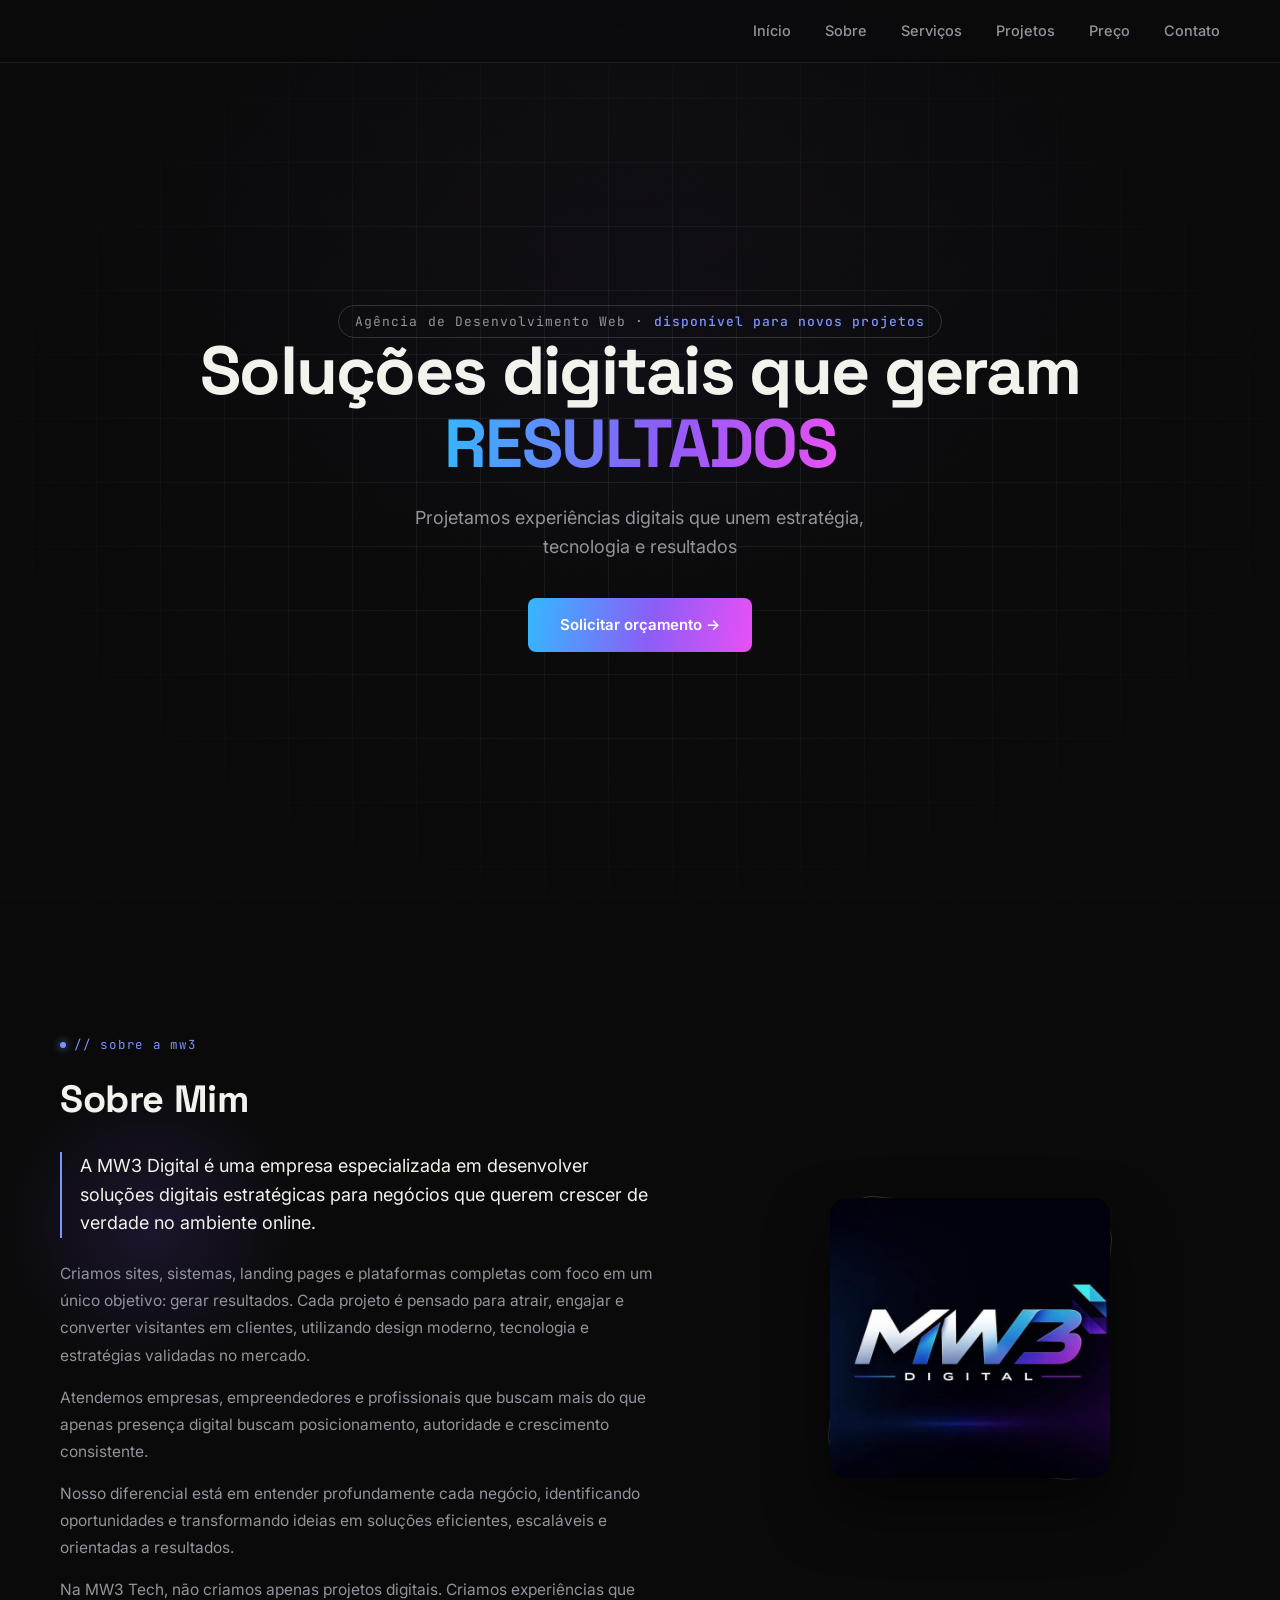
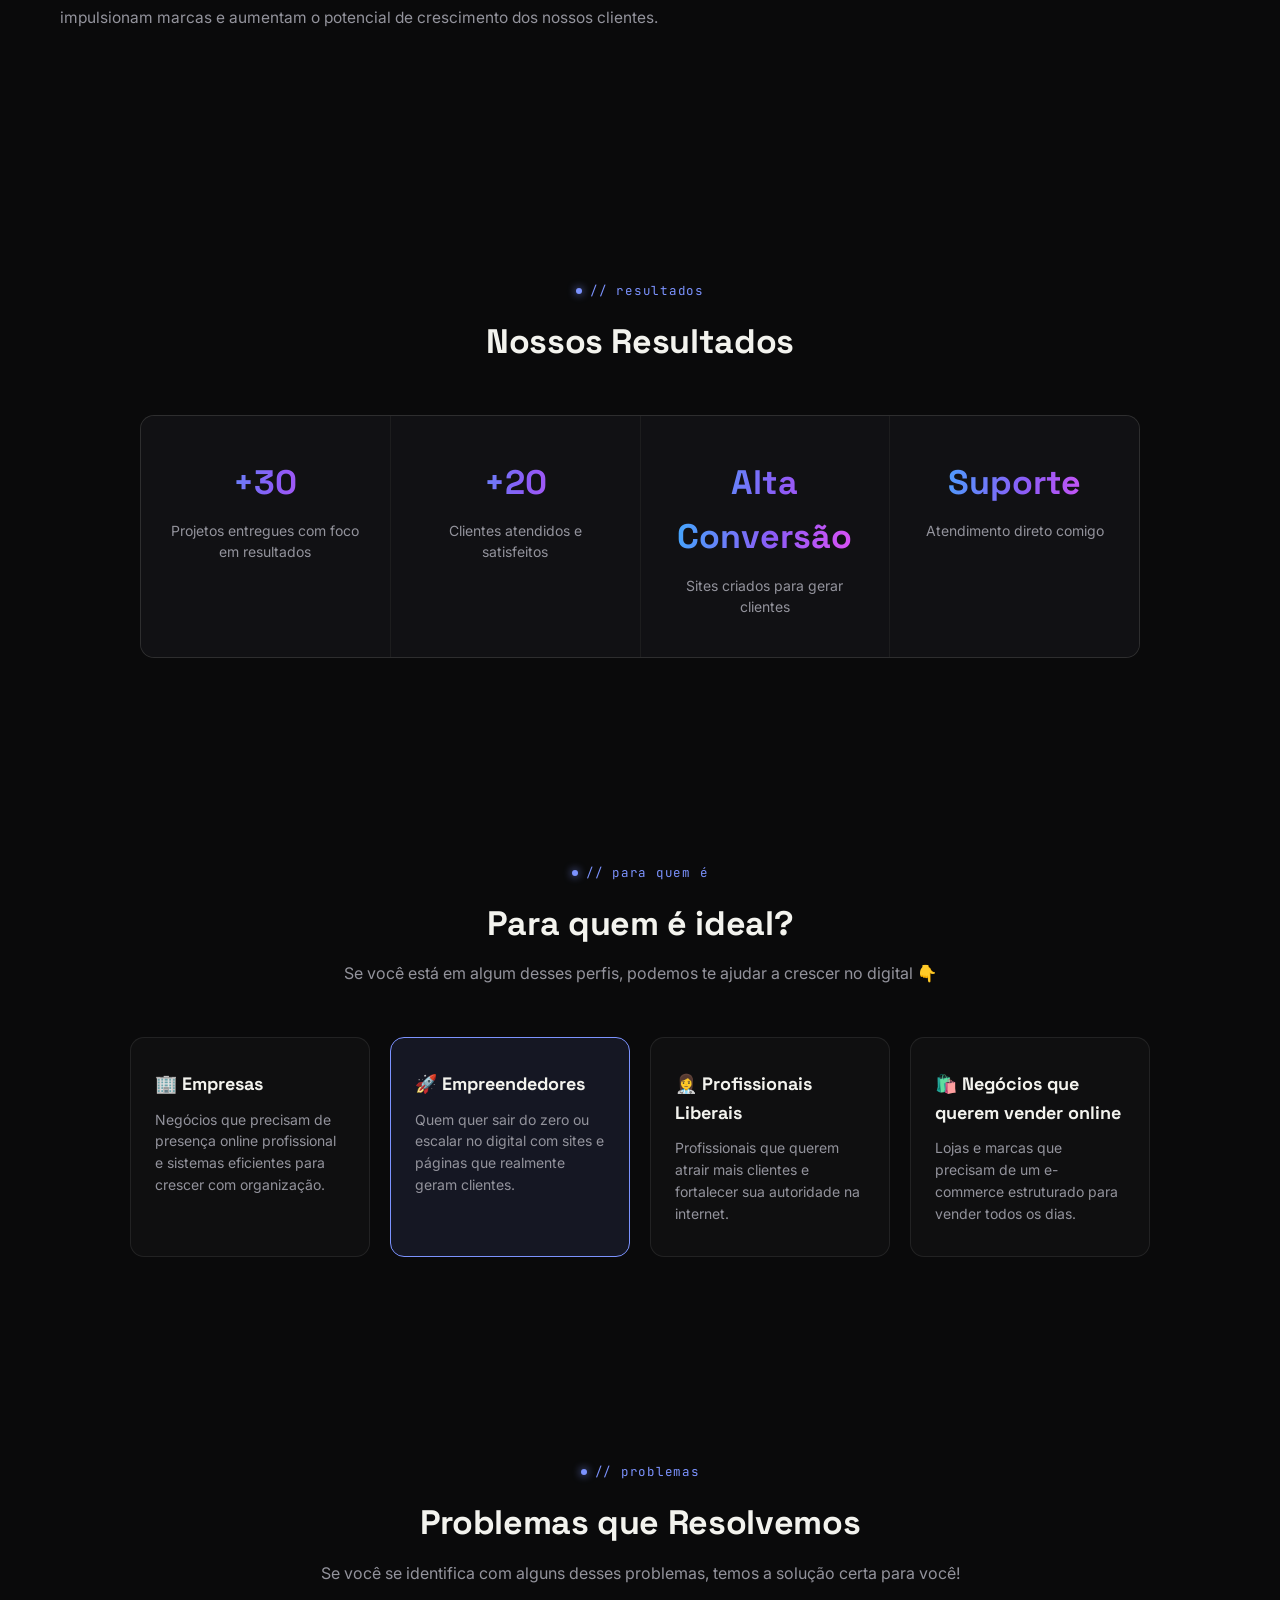
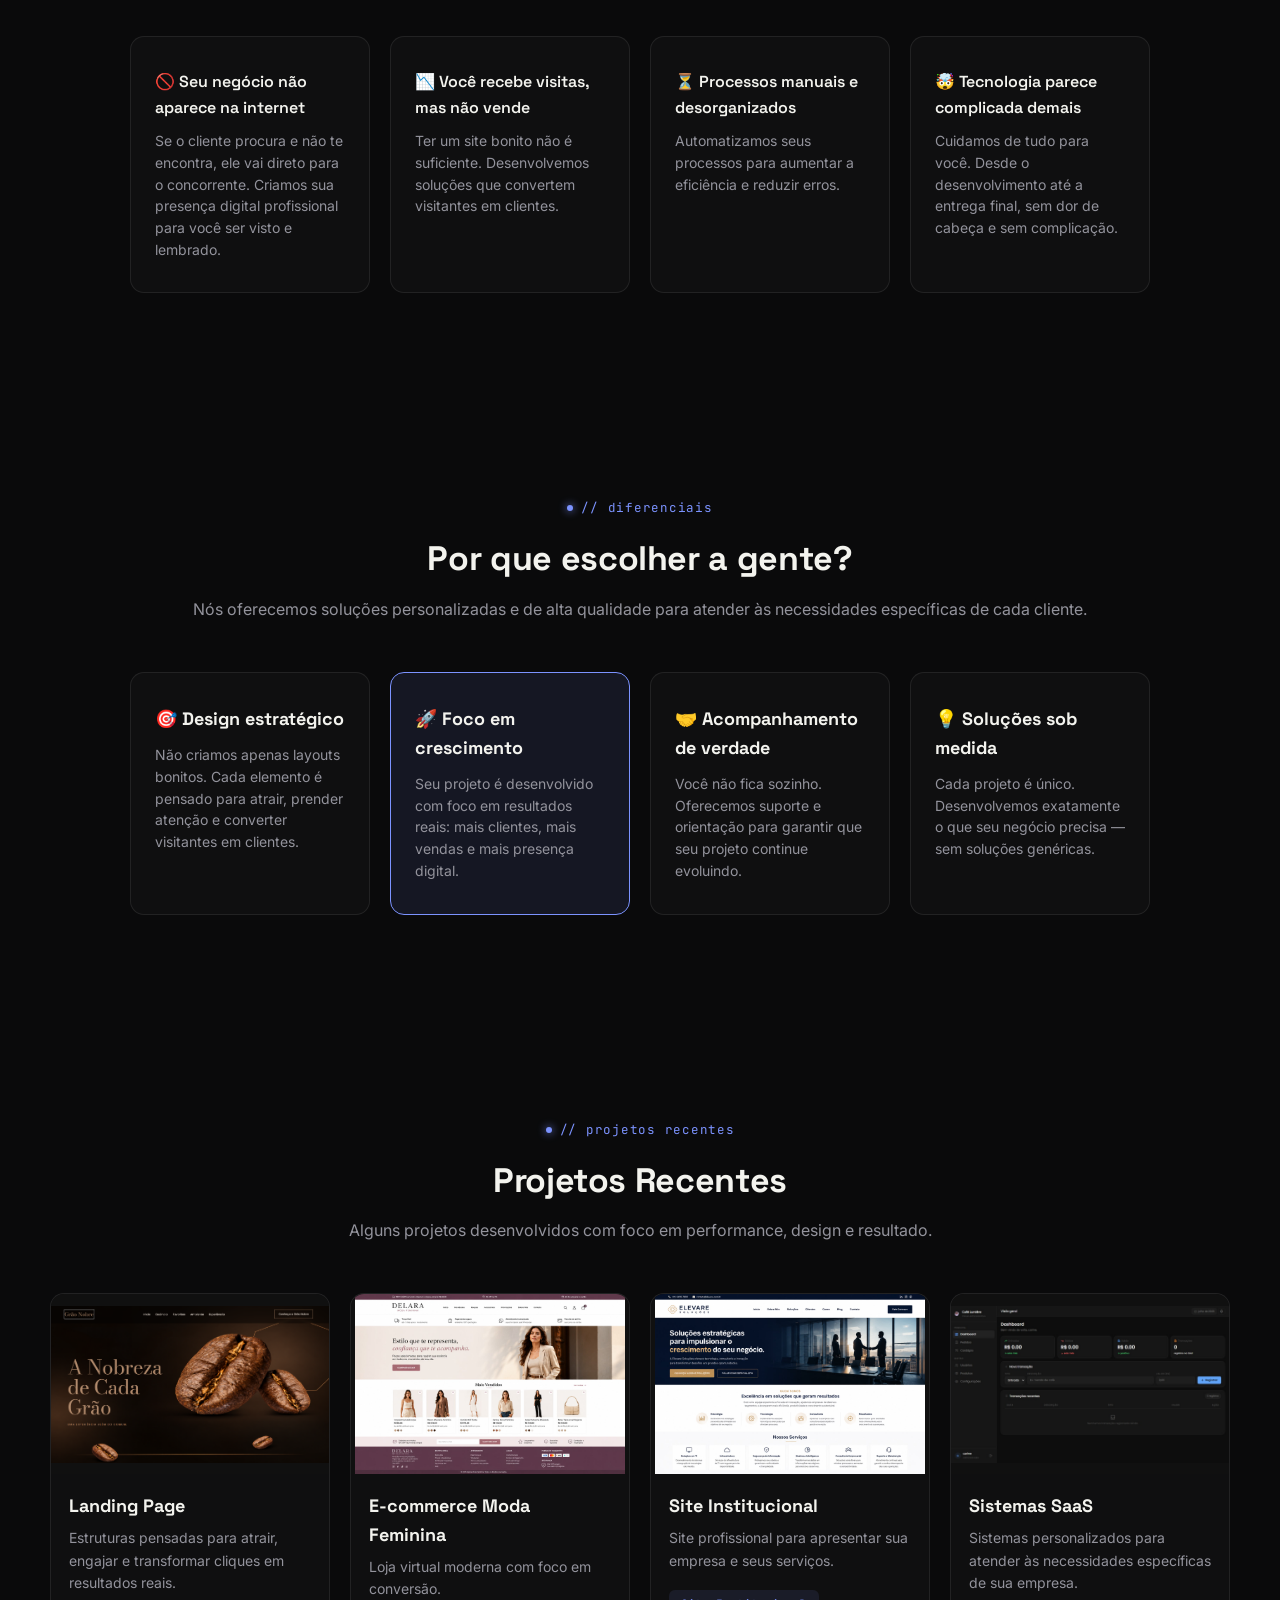
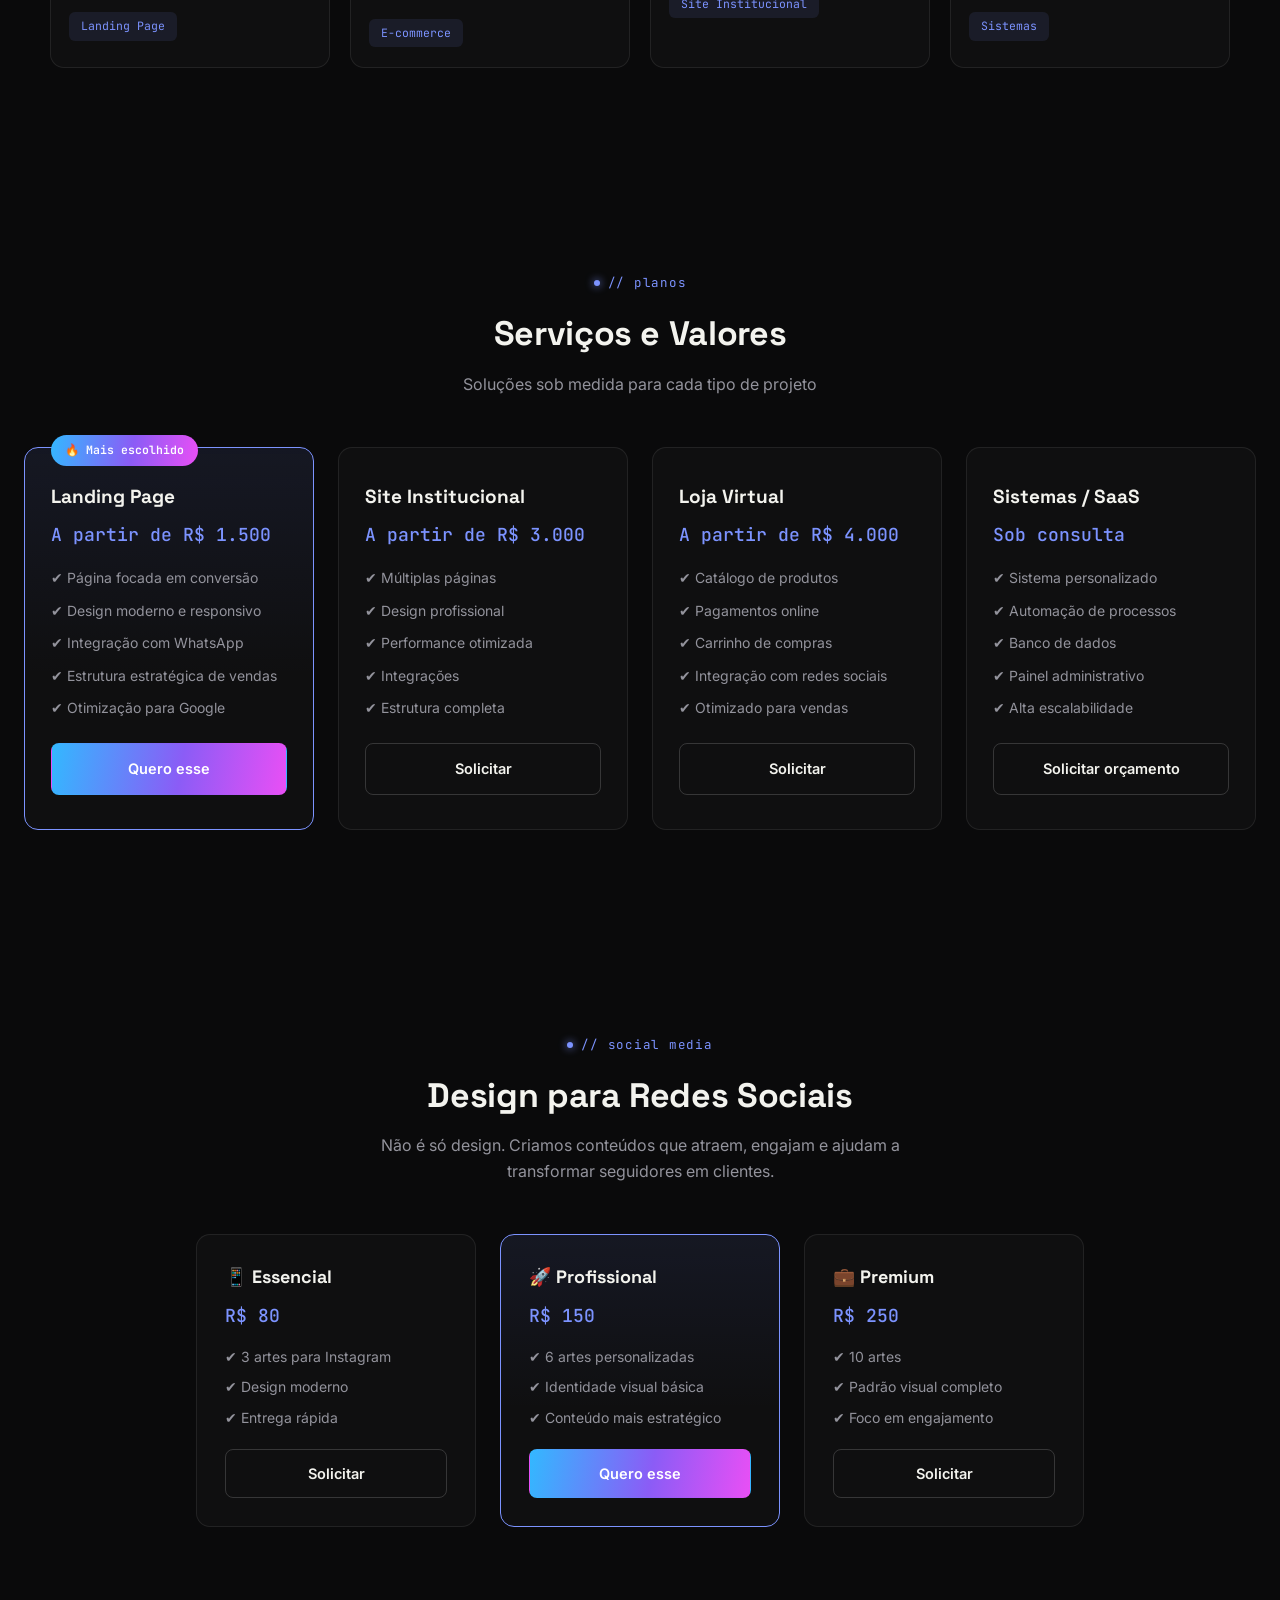
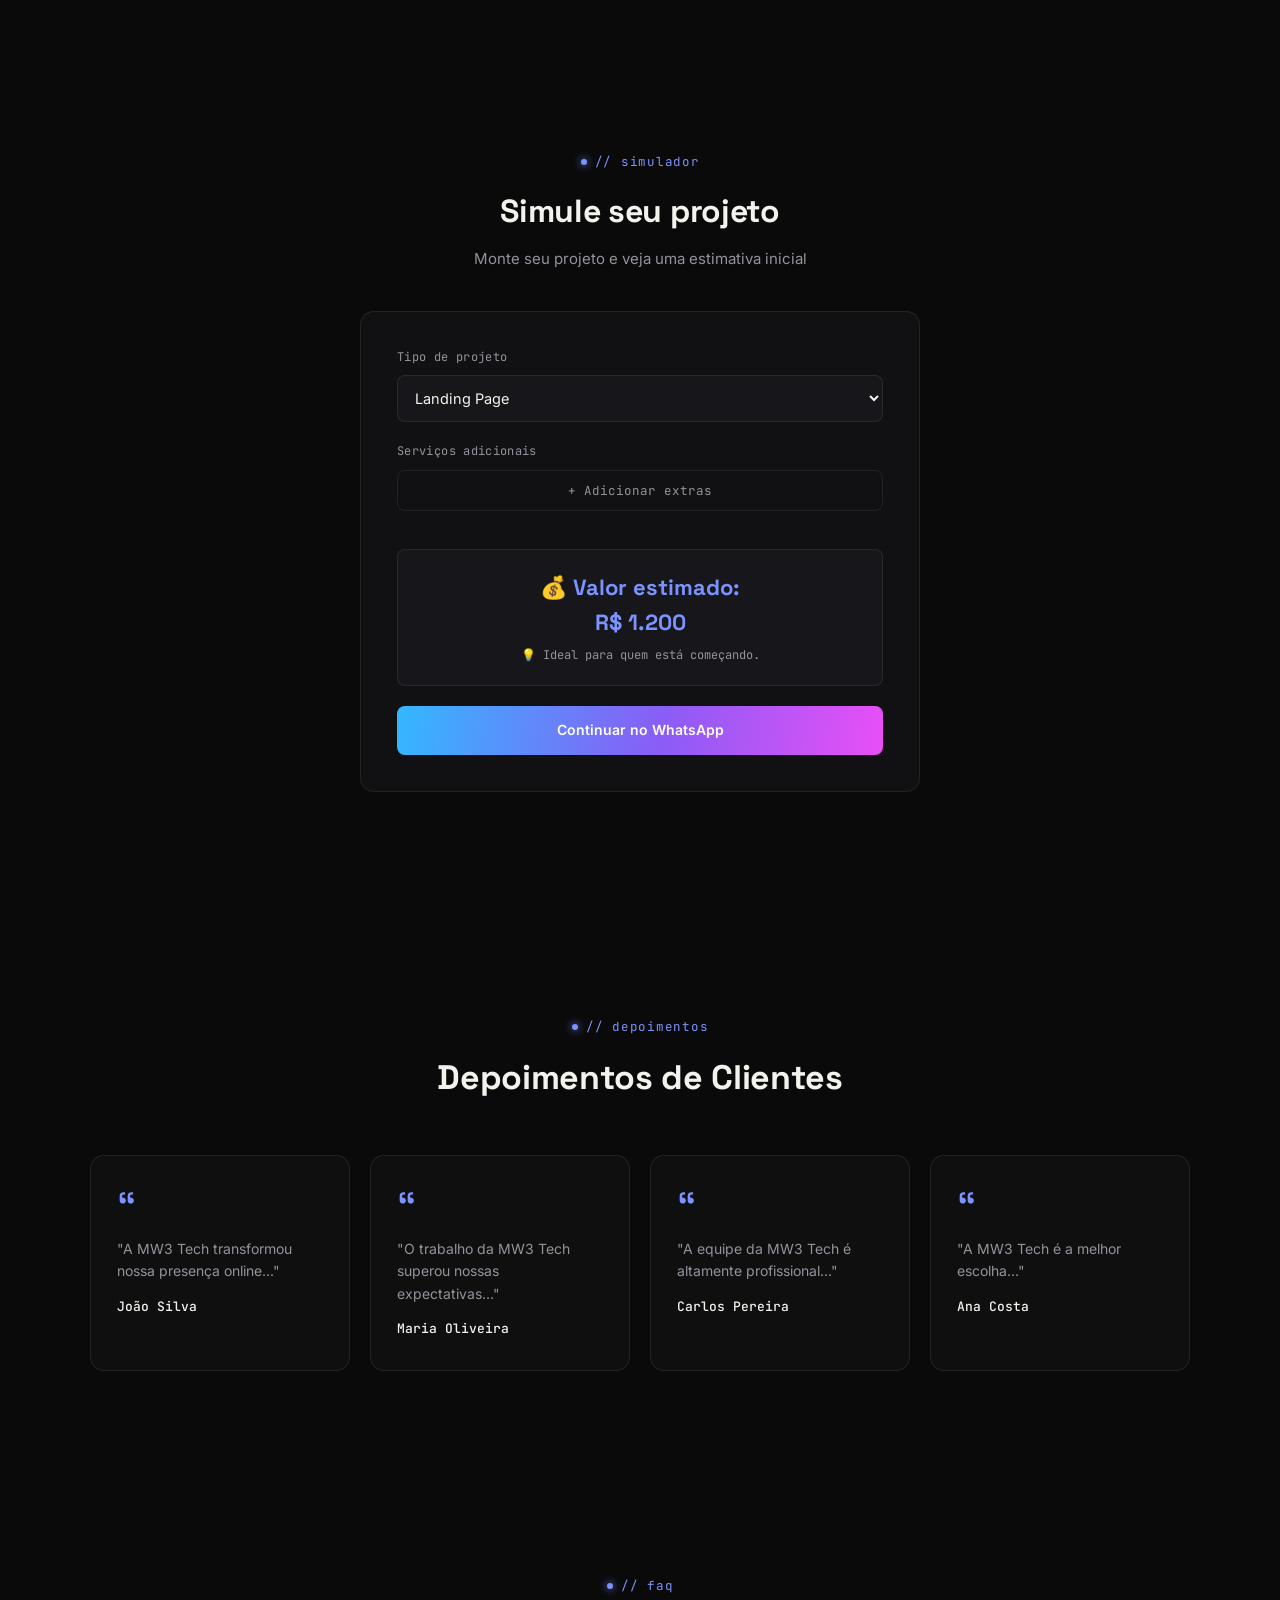
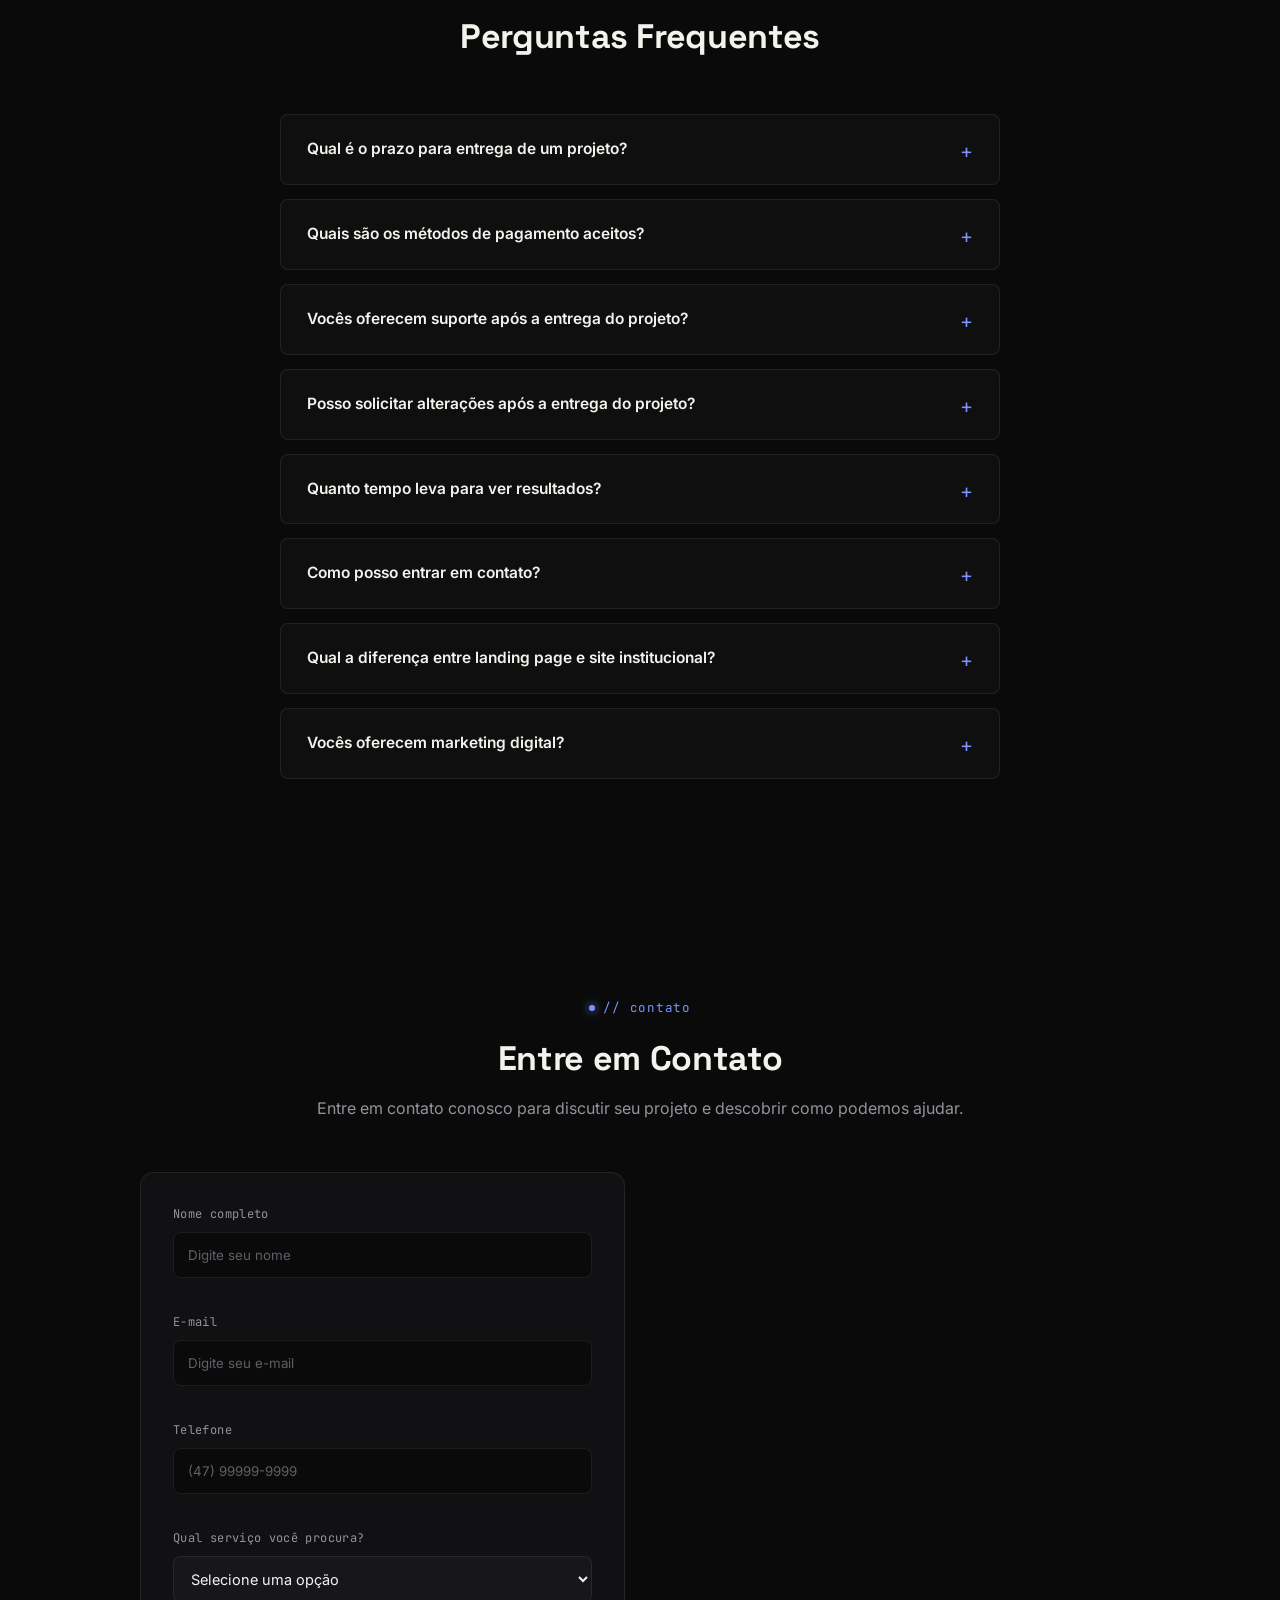
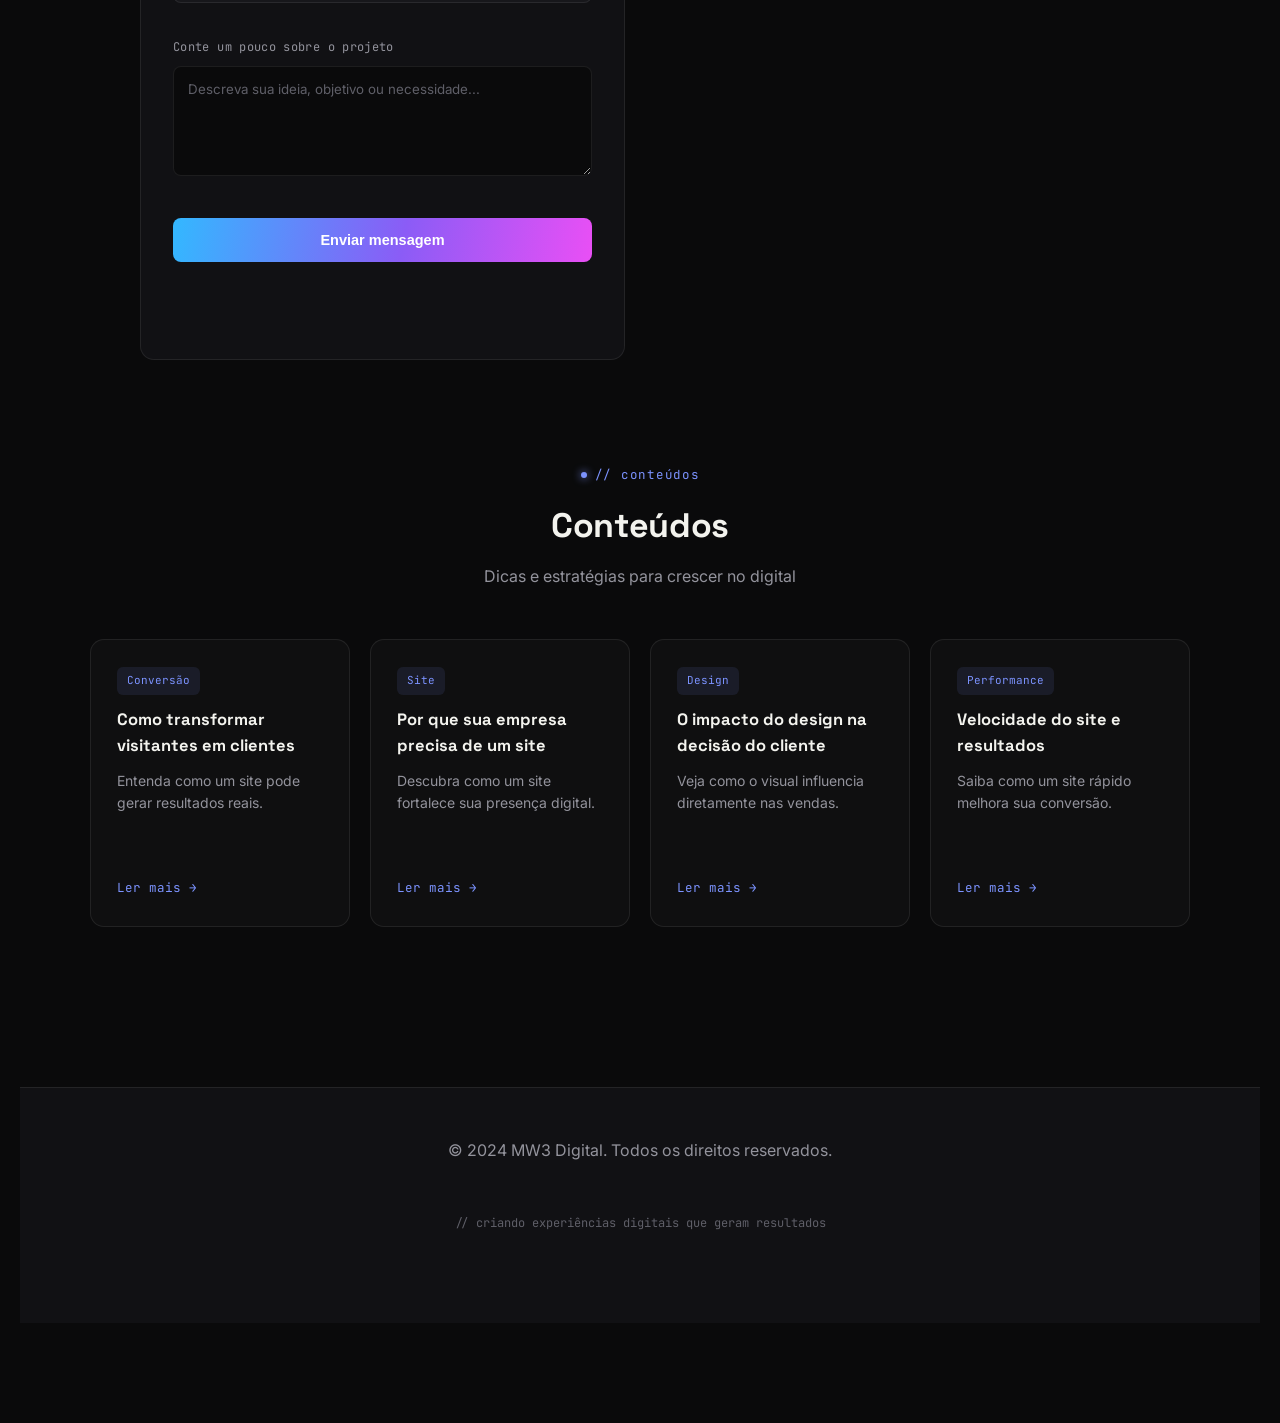
<file: index.html>
<!DOCTYPE html>
<html lang="pt-br">
<head>
    <meta charset="UTF-8">
    <meta name="viewport" content="width=device-width, initial-scale=1.0">
     <link rel="icon" type="image/png"href="img/favicon.png">
     <link rel="apple-touch-icon" href="img/favicon.png">

    <title>MW3 Digital | Criação de Sites e Sistemas em Joinville</title>

<link rel="preconnect" href="https://fonts.googleapis.com">
<link rel="preconnect" href="https://fonts.gstatic.com" crossorigin>

<link href="https://fonts.googleapis.com/css2?family=Space+Grotesk:wght@500;600;700&family=Inter:wght@400;500;600;700&family=JetBrains+Mono:wght@400;500;600&display=swap" rel="stylesheet">

<link rel="stylesheet" href="style.css">

<meta name="description" content="A MW3 Digital desenvolve sites profissionais, landing pages, lojas virtuais e sistemas personalizados para empresas em Joinville, SC, e todo o Brasil.">

<meta name="robots" content="index, follow">

<link rel="canonical" href="https://mw3digital.netlify.app/">

<meta property="og:type" content="website">
<meta property="og:title" content="MW3 Digital | Soluções Digitais">
<meta property="og:description" content="Criação de sites profissionais, landing pages, lojas virtuais e sistemas personalizados.">
<meta property="og:image" content="https://mw3digital.netlify.app/img/logo.jpg">
<meta property="og:url" content="https://mw3digital.netlify.app/">
<meta property="og:site_name" content="MW3 Digital">
<meta property="og:locale" content="pt_BR">

<script type="application/ld+json">
{
  "@context": "https://schema.org",
  "@type": "Organization",
  "name": "MW3 Digital",
  "url": "https://mw3digital.netlify.app/",
  "logo": "https://mw3digital.netlify.app/img/logo.jpg",
  "description": "Desenvolvimento de sites, landing pages, lojas virtuais e sistemas personalizados para empresas.",
  "areaServed": [
    {
      "@type": "City",
      "name": "Joinville"
    },
    {
      "@type": "Country",
      "name": "Brasil"
    }
  ],
  "knowsAbout": [
    "Desenvolvimento Web",
    "Landing Pages",
    "Sites Institucionais",
    "Lojas Virtuais",
    "Sistemas Personalizados",
    "Desenvolvimento de Software"
  ],
  "sameAs": [
    "https://www.instagram.com/mw3_digital/"
  ]
}
</script>

  
</head>
<body>
    <header class="hero">

    <nav class="navbar">
        <div class="nav-brand">
        </div>

        <ul class="nav-menu">
            <li><a href="#inicio">Início</a></li>
            <li><a href="#sobre">Sobre</a></li>
            <li><a href="#servicos">Serviços</a></li>
            <li><a href="#projetos">Projetos</a></li>
            <li><a href="#preco">Preço</a></li>
            <li><a href="#contato">Contato</a></li>
        </ul>
    </nav>

    <div class="hero-content">

    

        <span class="hero-eyebrow">Agência de Desenvolvimento Web · <strong>disponível para novos projetos</strong></span>

        <h1 class="hero-title">
            Soluções digitais que geram <br>
            <span>RESULTADOS</span>
        </h1>
        <p class="hero-subtitle">
            Projetamos experiências digitais que unem estratégia, tecnologia e resultados
        </p>

        <a href="#contato" class="hero-btn">Solicitar orçamento →</a>
    </div>
</header>
    <section id="sobre" class="sobre">
        <div class="container">
            <span class="eyebrow">// sobre a mw3</span>
            <h2>Sobre Mim</h2>
            <p class="highlight">A MW3 Digital é uma empresa especializada em desenvolver soluções digitais estratégicas para negócios que querem crescer de verdade no ambiente online.</p>
            <p>Criamos sites, sistemas, landing pages e plataformas completas com foco em um único objetivo: gerar resultados. Cada projeto é pensado para atrair, engajar e converter visitantes em clientes, utilizando design moderno, tecnologia e estratégias validadas no mercado.</p>
            <p>Atendemos empresas, empreendedores e profissionais que buscam mais do que apenas presença digital buscam posicionamento, autoridade e crescimento consistente.</p>
            <p>Nosso diferencial está em entender profundamente cada negócio, identificando oportunidades e transformando ideias em soluções eficientes, escaláveis e orientadas a resultados.</p>
            <p>Na MW3 Tech, não criamos apenas projetos digitais. Criamos experiências que impulsionam marcas e aumentam o potencial de crescimento dos nossos clientes.</p>
        </div>
        <div class="sobre-image">
            <img src="img/logo.jpg" alt="Foto de perfil">
        </div>
    </section>

   <section id="resultados" class="resultados">
    <span class="eyebrow" style="justify-content:center; width:100%;">// resultados</span>
    <h2>Nossos Resultados</h2>

    <div class="resultados-container">
        <div class="box">
            <h3>+30</h3>
            <p>Projetos entregues com foco em resultados</p>
        </div>

        <div class="box">
            <h3>+20</h3>
            <p>Clientes atendidos e satisfeitos</p>
        </div>

        <div class="box">
            <h3>Alta Conversão</h3>
            <p>Sites criados para gerar clientes</p>
        </div>

        <div class="box">
            <h3>Suporte</h3>
            <p>Atendimento direto comigo</p>
        </div>
    </div>
</section>

   
 <section id="publico" class="publico">
    <span class="eyebrow" style="justify-content:center; width:100%;">// para quem é</span>
    <h2>Para quem é ideal?</h2>

    <p class="subtitulo">
        Se você está em algum desses perfis, podemos te ajudar a crescer no digital 👇
    </p>

    <div class="publico-container">

        <div class="box">
            <h3>🏢 Empresas</h3>
            <p>Negócios que precisam de presença online profissional e sistemas eficientes para crescer com organização.</p>
        </div>

        <div class="box destaque">
            <h3>🚀 Empreendedores</h3>
            <p>Quem quer sair do zero ou escalar no digital com sites e páginas que realmente geram clientes.</p>
        </div>

        <div class="box">
            <h3>👩‍⚕️ Profissionais Liberais</h3>
            <p>Profissionais que querem atrair mais clientes e fortalecer sua autoridade na internet.</p>
        </div>

        <div class="box">
            <h3>🛍️ Negócios que querem vender online</h3>
            <p>Lojas e marcas que precisam de um e-commerce estruturado para vender todos os dias.</p>
        </div>

    </div>
</section>

<section id="problemas" class="problemas">
    <span class="eyebrow" style="justify-content:center; width:100%;">// problemas</span>
    <h2>Problemas que Resolvemos</h2>

    <p class="substitulo">
        Se você se identifica com alguns desses problemas, temos a solução certa para você!
    </p>

    <div class="problemas-container">

        <div class="box">
            <h3>🚫 Seu negócio não aparece na internet</h3>
            <p>Se o cliente procura e não te encontra, ele vai direto para o concorrente. Criamos sua presença digital profissional para você ser visto e lembrado.</p>
        </div>

        <div class="box">
            <h3>📉 Você recebe visitas, mas não vende</h3>
            <p>Ter um site bonito não é suficiente. Desenvolvemos soluções que convertem visitantes em clientes.</p>
        </div>

        <div class="box">
            <h3>⏳ Processos manuais e desorganizados</h3>
            <p>Automatizamos seus processos para aumentar a eficiência e reduzir erros.</p>
        </div>

        <div class="box">
            <h3>🤯 Tecnologia parece complicada demais</h3>
            <p>Cuidamos de tudo para você. Desde o desenvolvimento até a entrega final, sem dor de cabeça e sem complicação.</p>
        </div>

    </div>
</section>

    <section id="diferenciais" class="diferenciais">
    <span class="eyebrow" style="justify-content:center; width:100%;">// diferenciais</span>
    <h2>Por que escolher a gente?</h2>

    <p class="substitulo">
        Nós oferecemos soluções personalizadas e de alta qualidade para atender às necessidades específicas de cada cliente.
    </p>

    <div class="diferenciais-container">

        <div class="box">
            <h3>🎯 Design estratégico</h3>
            <p>Não criamos apenas layouts bonitos. Cada elemento é pensado para atrair, prender atenção e converter visitantes em clientes.</p>
        </div>

        <div class="box destaque">
            <h3>🚀 Foco em crescimento</h3>
            <p>Seu projeto é desenvolvido com foco em resultados reais: mais clientes, mais vendas e mais presença digital.</p>
        </div>

        <div class="box">
            <h3>🤝 Acompanhamento de verdade</h3>
            <p>Você não fica sozinho. Oferecemos suporte e orientação para garantir que seu projeto continue evoluindo.</p>
        </div>

        <div class="box">
            <h3>💡 Soluções sob medida</h3>
            <p>Cada projeto é único. Desenvolvemos exatamente o que seu negócio precisa — sem soluções genéricas.</p>
        </div>

    </div>
</section>
 <section id="projetos" class="projetos">
    <span class="eyebrow" style="justify-content:center; width:100%;">// projetos recentes</span>
    <h2>Projetos Recentes</h2>
    <p class="subtitulo">
        Alguns projetos desenvolvidos com foco em performance, design e resultado.
    </p>

    <div class="projetos-container"> 

        <div class="card">
            <div class="img-box">
                <img src="img/hero.png" class="img-real">
            </div>
            <h3>Landing Page</h3>
            <p>Estruturas pensadas para atrair, engajar e transformar cliques em resultados reais.</p>
            <span class="tag">Landing Page</span>
        </div>

            <div class="card">
            <div class="img-box">
                <img src="img/loja virtual.jpg" class="img-real">
            </div>
            <h3>E-commerce Moda Feminina</h3>
            <p>Loja virtual moderna com foco em conversão.</p>
            <span class="tag">E-commerce</span>
        </div>
        <div class="card">
            <div class="img-box">
                <img src="img/site institucional.jpg" class="img-real">
            </div>
            <h3>Site Institucional</h3>
            <p>Site profissional para apresentar sua empresa e seus serviços.</p>
            <span class="tag">Site Institucional</span>
        </div>
        <div class="card">
            <div class="img-box">
                <img src="img/saas.jpeg" class="img-real">
            </div>
            <h3>Sistemas SaaS</h3>
            <p>Sistemas personalizados para atender às necessidades específicas de sua empresa.</p>
            <span class="tag">Sistemas</span>
        </div>

    </div> 
</section>
     
   <section id="preco" class="preco">
    <span class="eyebrow" style="justify-content:center; width:100%;">// planos</span>
    <h2>Serviços e Valores</h2>
    <p class="subtitulo">
        Soluções sob medida para cada tipo de projeto
    </p>

    <div class="pricing-grid">

        <div class="pricing-card destaque">
            <span class="badge">🔥 Mais escolhido</span>
            <h3>Landing Page</h3>
            <p class="price">A partir de R$ 1.500</p>

               <ul>
                <li>✔ Página focada em conversão</li>
                <li>✔ Design moderno e responsivo</li>
                <li>✔ Integração com WhatsApp</li>
                <li>✔ Estrutura estratégica de vendas</li>
                <li>✔ Otimização para Google</li>
                </ul>

            <a href="#" class="btn-plan">Quero esse</a>
        </div>

        <div class="pricing-card">
            <h3>Site Institucional</h3>
            <p class="price">A partir de R$ 3.000</p>

            <ul>
                <li>✔ Múltiplas páginas</li>
                <li>✔ Design profissional</li>
                <li>✔ Performance otimizada</li>
                <li>✔ Integrações</li>
                <li>✔ Estrutura completa</li>
            </ul>

            <a href="#" class="btn-plan">Solicitar</a>
        </div>

        <div class="pricing-card">
            <h3>Loja Virtual</h3>
            <p class="price">A partir de R$ 4.000</p>

            <ul>
                <li>✔ Catálogo de produtos</li>
                <li>✔ Pagamentos online</li>
                <li>✔ Carrinho de compras</li>
                <li>✔ Integração com redes sociais</li>
                <li>✔ Otimizado para vendas</li>
            </ul>

            <a href="#" class="btn-plan">Solicitar</a>
        </div>

        <div class="pricing-card">
            <h3>Sistemas / SaaS</h3>
            <p class="price">Sob consulta</p>

            <ul>
                <li>✔ Sistema personalizado</li>
                <li>✔ Automação de processos</li>
                <li>✔ Banco de dados</li>
                <li>✔ Painel administrativo</li>
                <li>✔ Alta escalabilidade</li>
            </ul>

            <a href="#" class="btn-plan">Solicitar orçamento</a>
        </div>

    </div>
</section>

<section class="social">
    <span class="eyebrow" style="justify-content:center; width:100%;">// social media</span>
    <h2>Design para Redes Sociais</h2>
    <p class="subtitulo">
        Não é só design. Criamos conteúdos que atraem, engajam e ajudam a transformar seguidores em clientes.
    </p>

    <div class="social-container">

        <div class="card">
            <h3>📱 Essencial</h3>
            <p class="price">R$ 80</p>

            <ul>
                <li>✔ 3 artes para Instagram</li>
                <li>✔ Design moderno</li>
                <li>✔ Entrega rápida</li>
            </ul>

            <a href="#" class="btn">Solicitar</a>
        </div>

        <div class="card destaque">
            <h3>🚀 Profissional</h3>
            <p class="price">R$ 150</p>

            <ul>
                <li>✔ 6 artes personalizadas</li>
                <li>✔ Identidade visual básica</li>
                <li>✔ Conteúdo mais estratégico</li>
            </ul>

            <a href="#" class="btn">Quero esse</a>
        </div>

        <div class="card">
            <h3>💼 Premium</h3>
            <p class="price">R$ 250</p>

            <ul>
                <li>✔ 10 artes</li>
                <li>✔ Padrão visual completo</li>
                <li>✔ Foco em engajamento</li>
            </ul>

            <a href="#" class="btn">Solicitar</a>
        </div>

    </div>
</section>
 <section class="calculadora">
    <div class="calc-container">

        <span class="eyebrow">// simulador</span>
        <h2>Simule seu projeto</h2>
        <p class="calc-desc">
            Monte seu projeto e veja uma estimativa inicial
        </p>

        <div class="calc-box">

            <div class="form-group">
                <label>Tipo de projeto</label>
                <select id="tipo">
                    <option value="1200">Landing Page</option>
                    <option value="2500">Site Institucional</option>
                    <option value="3500">Loja Virtual</option>
                    <option value="4000">Sistema Web / SaaS</option>
                    <option value="4500">Aplicação Web</option>
                </select>
            </div>

            <div class="form-group">
                <label>Serviços adicionais</label>

                <button type="button" id="toggleExtras" class="btn-toggle">
                    + Adicionar extras
                </button>

                <div class="extras" id="extras">

                    <p class="extra-title">🔹 Funcionalidades</p>

                    <label class="extra-item">
                        <input type="checkbox" value="1200" data-nome="Painel administrativo">
                        <span>Painel administrativo</span>
                    </label>

                    <p class="extra-title">🔹 Serviços extras</p>

                    <label class="extra-item">
                        <input type="checkbox" value="120" data-nome="Sessão estratégica">
                        <span>Sessão estratégica</span>
                    </label>

                    <label class="extra-item">
                        <input type="checkbox" value="150" data-nome="Pacote Instagram">
                        <span>Pacote Instagram</span>
                    </label>

                    <p class="extra-title">🔹 Serviços recorrentes</p>

                    <label class="extra-item">
                        <input type="checkbox" value="30" data-nome="Hospedagem mensal">
                        <span>Hospedagem mensal</span>
                    </label>

                    <label class="extra-item">
                        <input type="checkbox" value="150" data-nome="Manutenção mensal">
                        <span>Manutenção mensal</span>
                    </label>

                    <label class="extra-item">
                        <input type="checkbox" value="40" data-nome="Domínio">
                        <span>Domínio</span>
                    </label>

                </div>
            </div>

            <div class="resultado-box">
                <p id="resultado">Seu orçamento aparecerá aqui</p>
                <span id="sugestao" class="sugestao"></span>
            </div>

            <a id="btn-whats" target="_blank" class="btn-whats" style="display:none;">
                Continuar no WhatsApp
            </a>

        </div>
    </div>
</section>
  <section id="depoimentos" class="depoimentos">
    <span class="eyebrow" style="justify-content:center; width:100%;">// depoimentos</span>
    <h2>Depoimentos de Clientes</h2>

    <div class="depoimentos-container">

        <div class="box">
            <p>"A MW3 Tech transformou nossa presença online..."</p>
            <h3>João Silva</h3>
        </div>

        <div class="box">
            <p>"O trabalho da MW3 Tech superou nossas expectativas..."</p>
            <h3>Maria Oliveira</h3>
        </div>

        <div class="box">
            <p>"A equipe da MW3 Tech é altamente profissional..."</p>
            <h3>Carlos Pereira</h3>
        </div>

        <div class="box">
            <p>"A MW3 Tech é a melhor escolha..."</p>
            <h3>Ana Costa</h3>
        </div>

    </div>
</section>
  
 <section class="faq">
    <span class="eyebrow">// faq</span>
    <h2>Perguntas Frequentes</h2>

    <div class="box">
        <h3>Qual é o prazo para entrega de um projeto?</h3>
        <p>O prazo de entrega varia conforme a complexidade do projeto. Geralmente, leva de 2 a 4 semanas para um site institucional.</p>
    </div>

    <div class="box">
        <h3>Quais são os métodos de pagamento aceitos?</h3>
        <p>Aceitamos pagamentos via cartão de crédito, débito, PIX e transferência bancária.</p>
    </div>

    <div class="box">
        <h3>Vocês oferecem suporte após a entrega do projeto?</h3>
        <p>Sim, oferecemos suporte contínuo para garantir estabilidade, manutenção e atualizações do projeto.</p>
    </div>

    <div class="box">
        <h3>Posso solicitar alterações após a entrega do projeto?</h3>
        <p>Sim, realizamos ajustes para garantir que o projeto fique exatamente como você precisa.</p>
    </div>

    <div class="box">
        <h3>Quanto tempo leva para ver resultados?</h3>
        <p>Depende do projeto e estratégia aplicada, mas melhorias podem ser percebidas nas primeiras semanas.</p>
    </div>

    <div class="box">
        <h3>Como posso entrar em contato?</h3>
        <p>Você pode entrar em contato pelo formulário do site, e-mail ou WhatsApp.</p>
    </div>

    <div class="box">
        <h3>Qual a diferença entre landing page e site institucional?</h3>
        <p>Landing page é focada em conversão. Site institucional apresenta sua empresa e serviços.</p>
    </div>

    <div class="box">
        <h3>Vocês oferecem marketing digital?</h3>
        <p>Sim, trabalhamos com SEO, redes sociais e estratégias de crescimento digital.</p>
    </div>

</section>

     <section id="contato" class="contato">
    <span class="eyebrow">// contato</span>
    <h2>Entre em Contato</h2>
    <p>Entre em contato conosco para discutir seu projeto e descobrir como podemos ajudar.</p>
 
    <div class="contato-container">

    <form id="form-contato" action="https://formspree.io/f/mpqvpvvk" method="POST">

        <div class="form-group">
            <label for="nome">Nome completo</label>
            <input type="text" id="nome" name="nome" placeholder="Digite seu nome" required>
        </div>

        <div class="form-group">
            <label for="email">E-mail</label>
            <input type="email" id="email" name="email" placeholder="Digite seu e-mail" required>
        </div>

        <div class="form-group">
            <label for="telefone">Telefone</label>
            <input type="tel" id="telefone" name="telefone" placeholder="(47) 99999-9999" required>
        </div>

        <div class="form-group">
            <label for="servico">Qual serviço você procura?</label>
            <select id="servico" name="servico" required>
                <option value="" disabled selected>Selecione uma opção</option>
                <option value="Landing Page">Landing Page</option>
                <option value="Site Institucional">Site Institucional</option>
                <option value="Loja Virtual">Loja Virtual</option>
                <option value="Sistema Web">Sistema Web</option>
                <option value="Biolink">Biolink</option>
                <option value="Cardápio Digital">Cardápio Digital</option>
                <option value="Outro serviço">Outro serviço</option>
            </select>
        </div>

        <div class="form-group">
            <label for="mensagem">Conte um pouco sobre o projeto</label>
            <textarea id="mensagem" name="mensagem" rows="5" placeholder="Descreva sua ideia, objetivo ou necessidade..." required></textarea>
        </div>

        <button type="submit">Enviar mensagem</button>

        <p id="form-status"></p>

    </form>
</div>
  
  <section class="blog">
    <span class="eyebrow" style="justify-content:center; width:100%;">// conteúdos</span>
    <h2>Conteúdos</h2>
    
    <p class="subtitulo">
        Dicas e estratégias para crescer no digital
    </p>

        <div class="blog-container">
 
        <div class="card">
            <span class="tag">Conversão</span>
            <h3>Como transformar visitantes em clientes</h3>
            <p>Entenda como um site pode gerar resultados reais.</p>
            <a href="https://www.google.com/search?q=como+transformar+visitantes+em+clientes+no+site&hl=pt-BR" target="_blank" rel="noopener">Ler mais →</a>
        </div>
 
        <div class="card">
            <span class="tag">Site</span>
            <h3>Por que sua empresa precisa de um site</h3>
            <p>Descubra como um site fortalece sua presença digital.</p>
            <a href="https://www.google.com/search?q=por+que+minha+empresa+precisa+de+um+site&hl=pt-BR" target="_blank" rel="noopener">Ler mais →</a>
        </div>
 
        <div class="card">
            <span class="tag">Design</span>
            <h3>O impacto do design na decisão do cliente</h3>
            <p>Veja como o visual influencia diretamente nas vendas.</p>
            <a href="https://www.google.com/search?q=impacto+do+design+na+decisao+de+compra+do+cliente&hl=pt-BR" target="_blank" rel="noopener">Ler mais →</a>
        </div>
 
        <div class="card">
            <span class="tag">Performance</span>
            <h3>Velocidade do site e resultados</h3>
            <p>Saiba como um site rápido melhora sua conversão.</p>
            <a href="https://www.google.com/search?q=velocidade+do+site+e+taxa+de+conversao&hl=pt-BR" target="_blank" rel="noopener">Ler mais →</a>
        </div>
 
    </div>
</section>

   <footer>
    <p>&copy; 2024 MW3 Digital. Todos os direitos reservados.</p>
    <p class="footer-sub">// criando experiências digitais que geram resultados</p>
</footer>
    <script src="script.js"></script>
</body>
</html>
</file>
<file: style.css>
*{
  margin: 0;
  padding: 0;
  box-sizing: border-box;
}

:root{
  --bg: #0a0a0b;
  --bg-soft: #111114;
  --bg-elev: #17171b;

  --ink: #f3f3ee;
  --muted: #93939c;
  --muted-dim: #5f5f68;

  --accent: #7c93ff;
  --accent-dim: #5a6fe0;
  --accent-ink: #ffffff;
  --accent-soft: rgba(124, 147, 255, 0.1);
  --accent-soft-strong: rgba(124, 147, 255, 0.18);
  --accent-gradient: linear-gradient(100deg, #33b8ff 0%, #8b5cf6 55%, #e94ff5 100%);
  --accent-gradient-soft: linear-gradient(100deg, rgba(51,184,255,0.12), rgba(139,92,246,0.12) 55%, rgba(233,79,245,0.12) 100%);

  --violet: #8b5cf6;
  --violet-soft: rgba(139, 92, 246, 0.14);

  --line: rgba(255, 255, 255, 0.08);
  --line-strong: rgba(255, 255, 255, 0.16);
  --card: rgba(255, 255, 255, 0.025);
  --card-hover: rgba(255, 255, 255, 0.05);

  --font-display: 'Space Grotesk', 'Inter', sans-serif;
  --font-body: 'Inter', sans-serif;
  --font-mono: 'JetBrains Mono', 'SFMono-Regular', monospace;

  --radius: 14px;
  --radius-sm: 8px;
}

html{
  scroll-behavior: smooth;
}

body{
  font-family: var(--font-body);
  background: var(--bg);
  color: var(--ink);
  line-height: 1.6;
  overflow-x: hidden;
}

::selection{
  background: var(--accent);
  color: var(--accent-ink);
}

::-webkit-scrollbar{ width: 10px; }
::-webkit-scrollbar-track{ background: var(--bg); }
::-webkit-scrollbar-thumb{
  background: var(--bg-elev);
  border-radius: 10px;
  border: 2px solid var(--bg);
}

a{ color: inherit; }

:focus-visible{
  outline: 2px solid var(--accent);
  outline-offset: 3px;
}

img{ max-width: 100%; display: block; }


body::before{
  content: "";
  position: fixed;
  inset: 0;
  z-index: 2;
  pointer-events: none;
  opacity: 0.035;
  mix-blend-mode: overlay;
  background-image: url("data:image/svg+xml,%3Csvg xmlns='http://www.w3.org/2000/svg' width='120' height='120'%3E%3Cfilter id='n'%3E%3CfeTurbulence type='fractalNoise' baseFrequency='0.9' numOctaves='2' stitchTiles='stitch'/%3E%3C/filter%3E%3Crect width='100%25' height='100%25' filter='url(%23n)'/%3E%3C/svg%3E");
}



section h2,
.projetos h2, .preco h2, .social h2, .depoimentos h2,
.faq h2, .blog h2, .contato h2, .resultados h2,
.publico h2, .problemas h2, .diferenciais h2{
  font-family: var(--font-display);
  font-weight: 700;
  letter-spacing: -0.01em;
}

.eyebrow{
  display: inline-flex;
  align-items: center;
  gap: 8px;
  font-family: var(--font-mono);
  font-size: 12.5px;
  letter-spacing: 0.06em;
  color: var(--accent);
  margin-bottom: 14px;
}

.eyebrow::before{
  content: "";
  width: 6px;
  height: 6px;
  border-radius: 50%;
  background: var(--accent);
  box-shadow: 0 0 8px var(--accent);
}



.navbar{
  position: fixed;
  top: 0;
  width: 100%;
  z-index: 1000;

  display: flex;
  justify-content: space-between;
  align-items: center;
  padding: 18px 60px;

  background: rgba(10, 10, 11, 0.75);
  backdrop-filter: blur(16px) saturate(140%);
  border-bottom: 1px solid var(--line);
}

.nav-brand{
  display: flex;
  align-items: center;
  gap: 4px;
  font-family: var(--font-mono);
}

.nav-logo{
  height: 40px;
  width: auto;
  border-radius: 8px;
}

.hero-logo{
  height: 96px;
  width: auto;
  margin-bottom: 32px;
  border-radius: 20px;
  animation: fadeUp 0.8s ease forwards;
  opacity: 0;
}

.logo-text{
  font-size: 20px;
  font-weight: 700;
  letter-spacing: 0.02em;
  color: var(--ink);
}
.logo-dot{
  color: var(--accent);
  font-size: 20px;
}

.nav-menu{
  display: flex;
  gap: 34px;
  list-style: none;
}
.nav-menu a{
  font-family: var(--font-body);
  font-size: 14.5px;
  font-weight: 500;
  color: var(--muted);
  text-decoration: none;
  position: relative;
  transition: color 0.25s ease;
}
.nav-menu a::after{
  content: '';
  position: absolute;
  width: 0%;
  height: 1px;
  background: var(--accent);
  left: 0;
  bottom: -6px;
  transition: width 0.25s ease;
}

.nav-menu a:hover{
  color: var(--ink);
}

.nav-menu a:hover::after{
  width: 100%;
}

.hero{
  min-height: 100vh;
  display: flex;
  flex-direction: column;
  align-items: center;
  justify-content: center;
  text-align: center;
  padding: 140px 20px 80px;

  background:
    radial-gradient(circle at 50% 0%, rgba(139,92,246,0.1), transparent 55%),
    linear-gradient(var(--line) 1px, transparent 1px),
    linear-gradient(90deg, var(--line) 1px, transparent 1px),
    var(--bg);
  background-size: auto, 64px 64px, 64px 64px, auto;
  background-position: center;
  position: relative;
  overflow: hidden;
  isolation: isolate;
}

.hero::before{
  content: "";
  position: absolute;
  inset: 0;
  background: radial-gradient(ellipse at center, transparent 0%, var(--bg) 78%);
  z-index: -1;
}

.hero-eyebrow{
  font-family: var(--font-mono);
  font-size: 13px;
  letter-spacing: 0.08em;
  color: var(--muted);
  border: 1px solid var(--line-strong);
  padding: 7px 16px;
  border-radius: 100px;
  margin-bottom: 28px;
  animation: fadeUp 0.8s ease forwards;
  opacity: 0;
}

.hero-eyebrow strong{
  color: var(--accent);
  font-weight: 500;
}

.hero-title{
  font-family: var(--font-display);
  font-size: 68px;
  font-weight: 700;
  color: var(--ink);
  line-height: 1.08;
  letter-spacing: -0.025em;
  max-width: 900px;

  animation: fadeUp 0.9s 0.1s ease forwards;
  opacity: 0;
}

.hero-title span{
  background: var(--accent-gradient);
  -webkit-background-clip: text;
  background-clip: text;
  -webkit-text-fill-color: transparent;
  font-style: normal;
}

.hero-subtitle{
  margin-top: 24px;
  font-size: 18px;
  color: var(--muted);
  max-width: 520px;
  text-align: center; 
  margin-left: auto;
  margin-right: auto; 

  animation: fadeUp 0.9s 0.22s ease forwards;
  opacity: 0;
}

.hero-btn{
  margin-top: 36px;
  padding: 15px 32px;
  background: var(--accent-gradient);
  border-radius: var(--radius-sm);
  color: var(--accent-ink);
  font-family: var(--font-body);
  font-weight: 600;
  font-size: 15px;
  text-decoration: none;
  display: inline-block;
  transition: transform 0.25s ease, box-shadow 0.25s ease;

  animation: fadeUp 0.9s 0.32s ease forwards;
  opacity: 0;
}

.hero-btn:hover{
  transform: translateY(-3px);
  box-shadow: 0 12px 30px rgba(139,92,246,0.35);
}

@keyframes fadeUp{
  from{ opacity: 0; transform: translateY(18px); }
  to{ opacity: 1; transform: translateY(0); }
}


.hero-stats{
  margin-top: 64px;
  display: flex;
  flex-wrap: wrap;
  align-items: center;
  justify-content: center;
  gap: 10px 0;
  font-family: var(--font-mono);
  font-size: 13px;
  color: var(--muted);
  border-top: 1px solid var(--line);
  padding-top: 24px;
  max-width: 720px;

  animation: fadeUp 0.9s 0.42s ease forwards;
  opacity: 0;
}

.hero-stats span{
  padding: 0 18px;
}

.hero-stats span b{
  color: var(--ink);
  font-weight: 500;
}

.hero-stats span:not(:last-child){
  border-right: 1px solid var(--line);
}


@media(max-width: 768px) {
  .hero-title {
    font-size: 40px;
  }

  .navbar {
    padding: 15px 20px;
  }

  .nav-menu {
    gap: 15px;
    font-size: 13px;
  }

  .hero-stats span{
    padding: 0 12px;
  }
}


.sobre {
  display: grid;
  grid-template-columns: 1.2fr 1fr;
  gap: 60px;
  align-items: center;
  padding: 130px 60px;
  position: relative;
}

.sobre .container {
  max-width: 600px;
}

.sobre h2 {
  font-size: 38px;
  margin-bottom: 22px;
  color: var(--ink);
}

.sobre .highlight {
  font-family: var(--font-body);
  font-size: 18px;
  color: var(--ink);
  margin-bottom: 22px;
  line-height: 1.6;

  padding-left: 18px;
  border-left: 2px solid var(--accent);
}

.sobre p {
  color: var(--muted);
  margin-bottom: 15px;
  line-height: 1.75;
  font-size: 15.5px;
}

.sobre-image {
  display: flex;
  justify-content: center;
  align-items: center;
  position: relative;
}

.sobre-image::before{
  content: "";
  position: absolute;
  width: 260px;
  height: 260px;
  border: 1px solid var(--line-strong);
  border-radius: 20px;
  transform: rotate(6deg);
  z-index: 0;
}

.sobre-image img {
  width: 280px;
  border-radius: 16px;
  position: relative;
  z-index: 1;

  filter: grayscale(30%);
  box-shadow: 0 30px 60px rgba(0,0,0,0.5);
  transition: 0.4s;
}

.sobre-image img:hover {
  transform: translateY(-6px);
  filter: grayscale(0%);
}

.sobre::before {
  content: "";
  position: absolute;
  width: 300px;
  height: 300px;
  background: radial-gradient(circle, var(--violet-soft), transparent 70%);
  top: 20%;
  left: 0%;
  z-index: -1;
}

@media(max-width: 900px) {
  .sobre {
    grid-template-columns: 1fr;
    text-align: center;
    padding: 90px 24px;
  }

  .sobre .container {
    max-width: 100%;
  }

  .sobre .highlight {
    border-left: none;
    border-top: 2px solid var(--accent);
    padding-left: 0;
    padding-top: 14px;
  }

  .sobre-image{ margin-top: 30px; }
  .sobre-image::before{ display: none; }

  .sobre-image img {
    width: 200px;
  }
}


.resultados {
  padding: 100px 20px;
  text-align: center;
  position: relative;
}

.resultados h2 {
  font-size: 34px;
  color: var(--ink);
  margin-bottom: 46px;
}

.resultados-container {
  display: flex;
  justify-content: center;
  flex-wrap: wrap;
  gap: 1px;
  max-width: 1000px;
  margin: 0 auto;
  background: var(--line);
  border: 1px solid var(--line);
  border-radius: var(--radius);
  overflow: hidden;
}

.resultados .box {
  flex: 1 1 220px;
  padding: 40px 24px;
  background: var(--bg-soft);
  transition: 0.3s;
}

.resultados .box:hover {
  background: var(--bg-elev);
}

.resultados .box h3 {
  font-family: var(--font-display);
  font-size: 34px;
  font-weight: 700;
  background: var(--accent-gradient);
  -webkit-background-clip: text;
  background-clip: text;
  -webkit-text-fill-color: transparent;
  margin-bottom: 10px;
}

.resultados .box p {
  color: var(--muted);
  font-size: 14px;
  line-height: 1.5;
}

@media(max-width: 768px) {
  .resultados-container{ border-radius: var(--radius-sm); }
}


.publico {
  padding: 100px 20px;
  text-align: center;
  position: relative;
}

.publico h2 {
  font-size: 34px;
  color: var(--ink);
  margin-bottom: 10px;
}

.publico .subtitulo {
  color: var(--muted);
  margin-bottom: 50px;
  font-size: 16px;
}

.publico-container {
  display: flex;
  justify-content: center;
  flex-wrap: wrap;
  gap: 20px;
  max-width: 1100px;
  margin: 0 auto;
}

.publico .box {
  width: 240px;
  padding: 32px 24px;
  border-radius: var(--radius);
  text-align: left;

  background: var(--card);
  border: 1px solid var(--line);

  transition: 0.3s;
}

.publico .box:hover {
  transform: translateY(-6px);
  border-color: var(--line-strong);
  background: var(--card-hover);
}

.publico .box.destaque{
  border-color: var(--accent);
  background: var(--accent-soft);
}

.publico .box h3 {
  font-family: var(--font-display);
  font-size: 18px;
  color: var(--ink);
  margin-bottom: 10px;
}

.publico .box p {
  color: var(--muted);
  font-size: 14px;
  line-height: 1.55;
}

@media(max-width: 768px) {
  .publico .box {
    width: 100%;
    max-width: 320px;
  }
}


.problemas {
  padding: 100px 20px;
  text-align: center;
  position: relative;
}

.problemas h2 {
  font-size: 34px;
  color: var(--ink);
  margin-bottom: 10px;
}

.problemas .substitulo {
  color: var(--muted);
  margin-bottom: 50px;
  font-size: 16px;
}

.problemas-container {
  display: flex;
  justify-content: center;
  flex-wrap: wrap;
  gap: 20px;
  max-width: 1100px;
  margin: 0 auto;
}

.problemas .box {
  width: 240px;
  padding: 32px 24px;
  border-radius: var(--radius);
  text-align: left;

  background: var(--card);
  border: 1px solid var(--line);

  transition: 0.3s;
}

.problemas .box:hover {
  transform: translateY(-6px);
  border-color: rgba(255, 107, 107, 0.35);
  background: rgba(255, 107, 107, 0.05);
}

.problemas .box h3 {
  font-family: var(--font-display);
  font-size: 16px;
  color: var(--ink);
  margin-bottom: 10px;
  font-weight: 600;
}

.problemas .box p {
  color: var(--muted);
  font-size: 14px;
  line-height: 1.55;
}

@media(max-width: 768px) {
  .problemas .box {
    width: 100%;
    max-width: 320px;
  }
}


.diferenciais {
  padding: 100px 20px;
  text-align: center;
  position: relative;
}

.diferenciais h2 {
  font-size: 34px;
  color: var(--ink);
  margin-bottom: 10px;
}

.diferenciais .substitulo {
  color: var(--muted);
  margin-bottom: 50px;
  font-size: 16px;
}

.diferenciais-container {
  display: flex;
  justify-content: center;
  flex-wrap: wrap;
  gap: 20px;
  max-width: 1100px;
  margin: 0 auto;
}

.diferenciais .box {
  width: 240px;
  padding: 32px 24px;
  border-radius: var(--radius);
  text-align: left;

  background: var(--card);
  border: 1px solid var(--line);

  transition: 0.3s;
}

.diferenciais .box:hover {
  transform: translateY(-6px);
  border-color: var(--line-strong);
  background: var(--card-hover);
}

.diferenciais .box h3 {
  font-family: var(--font-display);
  font-size: 18px;
  color: var(--ink);
  margin-bottom: 10px;
}

.diferenciais .box p {
  color: var(--muted);
  font-size: 14px;
  line-height: 1.55;
}

.diferenciais .box.destaque {
  border-color: var(--accent);
  background: var(--accent-soft);
}

@media(max-width: 768px) {
  .diferenciais .box {
    width: 100%;
    max-width: 320px;
  }
}


.projetos {
  padding: 100px 20px;
  text-align: center;
  position: relative;
}

.projetos h2 {
  font-size: 34px;
  color: var(--ink);
  margin-bottom: 10px;
}

.projetos .subtitulo {
  color: var(--muted);
  margin-bottom: 50px;
  font-size: 16px;
}

.projetos-container {
  display: flex;
  justify-content: center;
  flex-wrap: wrap;
  gap: 20px;
  max-width: 1200px;
  margin: 0 auto;
}

.projetos .card {
  width: 280px;
  border-radius: var(--radius);
  overflow: hidden;

  background: var(--card);
  border: 1px solid var(--line);

  text-align: left;
  transition: 0.3s;
}

.projetos .card:hover {
  transform: translateY(-8px);
  border-color: var(--line-strong);
}

.img-box {
  width: 100%;
  height: 180px;
  overflow: hidden;
  background: linear-gradient(135deg, var(--bg-elev), var(--bg-soft));
}

.img-box img {
 width: 100%;
  height: 180px;
  object-fit: contain;
  object-position: center;
  display: block;
  background-color: #101010;
}

.projetos .card:hover img {
  transform: scale(1.06);
}

.projetos .card h3 {
  font-family: var(--font-display);
  color: var(--ink);
  font-size: 18px;
  margin: 18px 18px 6px;
}

.projetos .card p {
  color: var(--muted);
  font-size: 14px;
  margin: 0 18px 18px;
}

.projetos .tag {
  display: inline-block;
  margin: 0 18px 20px;
  padding: 5px 12px;
  font-family: var(--font-mono);
  font-size: 11.5px;

  background: var(--accent-soft);
  color: var(--accent);

  border-radius: 6px;
}

.projetos .card.destaque {
  border-color: var(--accent);
}

@media(max-width: 768px) {
  .projetos .card {
    width: 100%;
    max-width: 320px;
  }
}


.preco {
  padding: 100px 20px;
  text-align: center;
}

.preco h2 {
  font-size: 34px;
  color: var(--ink);
  margin-bottom: 10px;
}

.preco .subtitulo {
  color: var(--muted);
  margin-bottom: 50px;
}

.pricing-grid {
  display: flex;
  flex-wrap: wrap;
  justify-content: center;
  gap: 24px;
  max-width: 1300px;
  margin: 0 auto;
}

.pricing-card {
  width: 290px;
  background: var(--card);
  border: 1px solid var(--line);
  border-radius: var(--radius);
  padding: 34px 26px;
  text-align: left;

  position: relative;
  transition: 0.3s;
}

.pricing-card:hover {
  transform: translateY(-8px);
  border-color: var(--line-strong);
}

.pricing-card.destaque {
  border: 1px solid var(--accent);
  background: linear-gradient(180deg, var(--accent-soft), var(--card) 60%);
}

.badge {
  position: absolute;
  top: -13px;
  left: 26px;
  background: var(--accent-gradient);
  color: var(--accent-ink);
  font-family: var(--font-mono);
  font-size: 11.5px;
  font-weight: 600;
  padding: 6px 14px;
  border-radius: 100px;
}

.pricing-card h3 {
  font-family: var(--font-display);
  color: var(--ink);
  font-size: 19px;
  margin-bottom: 8px;
}

.price {
  font-family: var(--font-mono);
  font-size: 18px;
  color: var(--accent);
  font-weight: 500;
  margin-bottom: 18px;
}

.pricing-card ul {
  list-style: none;
  margin-bottom: 24px;
}

.pricing-card ul li {
  color: var(--muted);
  font-size: 14px;
  margin-bottom: 10px;
}

.btn-plan {
  display: block;
  text-align: center;
  padding: 13px;
  border-radius: var(--radius-sm);
  text-decoration: none;
  font-weight: 600;
  font-size: 14.5px;

  background: transparent;
  border: 1px solid var(--line-strong);
  color: var(--ink);

  transition: 0.25s;
}

.pricing-card.destaque .btn-plan{
  background: var(--accent-gradient);
  border-color: transparent;
  color: var(--accent-ink);
}

.btn-plan:hover {
  border-color: var(--accent);
  color: var(--accent);
}

.pricing-card.destaque .btn-plan:hover{
  color: var(--accent-ink);
  transform: scale(1.02);
}


.social {
  padding: 100px 20px;
  text-align: center;
}

.social h2 {
  font-size: 34px;
  color: var(--ink);
  margin-bottom: 10px;
}

.social .subtitulo {
  color: var(--muted);
  margin-bottom: 50px;
  max-width: 600px;
  margin-left: auto;
  margin-right: auto;
}

.social-container {
  display: flex;
  justify-content: center;
  flex-wrap: wrap;
  gap: 24px;
}

.social .card {
  width: 280px;
  background: var(--card);
  border: 1px solid var(--line);
  border-radius: var(--radius);
  padding: 28px;
  text-align: left;
  position: relative;
  transition: 0.3s;
}

.social .card:hover {
  transform: translateY(-8px);
  border-color: var(--line-strong);
}

.social .card.destaque {
  border: 1px solid var(--accent);
  background: linear-gradient(180deg, var(--accent-soft), var(--card) 60%);
}

.social .card h3 {
  font-family: var(--font-display);
  color: var(--ink);
  margin-bottom: 10px;
  font-size: 18px;
}

.social .price {
  color: var(--accent);
  font-weight: 500;
  margin-bottom: 15px;
}

.social ul {
  list-style: none;
  margin-bottom: 20px;
}

.social ul li {
  color: var(--muted);
  font-size: 14px;
  margin-bottom: 8px;
}

.social .btn {
  display: block;
  text-align: center;
  padding: 12px;
  border-radius: var(--radius-sm);
  text-decoration: none;
  font-weight: 600;
  font-size: 14.5px;
  color: var(--ink);

  border: 1px solid var(--line-strong);
  background: transparent;

  transition: 0.25s;
}

.social .card.destaque .btn{
  background: var(--accent-gradient);
  border-color: transparent;
  color: var(--accent-ink);
}

.social .btn:hover {
  border-color: var(--accent);
  color: var(--accent);
}

.social .card.destaque .btn:hover{
  color: var(--accent-ink);
}


.calculadora {
  padding: 120px 20px;
  text-align: center;
}

.calc-container {
  max-width: 560px;
  margin: auto;
}

.calculadora h2 {
  font-size: 32px;
  color: var(--ink);
  margin-bottom: 10px;
}

.calc-desc {
  color: var(--muted);
  margin-bottom: 40px;
  font-size: 15px;
}

.calc-box {
  background: var(--bg-soft);
  border: 1px solid var(--line);

  padding: 36px;
  border-radius: var(--radius);
}

.form-group {
  text-align: left;
  margin-bottom: 20px;
}

.form-group label {
  font-family: var(--font-mono);
  font-size: 12px;
  letter-spacing: 0.03em;
  color: var(--muted);
  margin-bottom: 8px;
  display: block;
}

select {
  width: 100%;
  padding: 13px;
  border-radius: var(--radius-sm);
  font-family: var(--font-body);
  font-size: 14.5px;

  background: var(--bg-elev);
  color: var(--ink);

  border: 1px solid var(--line);
  transition: 0.25s;
}

select:focus {
  border-color: var(--accent);
  box-shadow: 0 0 0 3px var(--accent-soft);
}

.btn-toggle {
  width: 100%;
  padding: 11px;
  border-radius: var(--radius-sm);

  background: transparent;
  border: 1px solid var(--line);

  color: var(--muted);
  font-family: var(--font-mono);
  font-size: 12.5px;
  cursor: pointer;

  transition: 0.25s;
}

.btn-toggle:hover {
  border-color: var(--accent);
  color: var(--accent);
}

.extras {
  margin-top: 12px;
}

.extra-title{
  font-family: var(--font-mono);
  font-size: 11.5px;
  color: var(--muted-dim);
  margin: 14px 0 8px;
}

.extra-item {
  display: flex;
  align-items: center;
  gap: 10px;
  margin-bottom: 10px;

  font-size: 13.5px;
  color: var(--ink);
}

.extra-item input[type="checkbox"]{
  accent-color: var(--accent);
  width: 15px;
  height: 15px;
}

.resultado-box {
  margin-top: 26px;
  padding: 20px;
  border-radius: var(--radius-sm);

  background: var(--bg-elev);
  border: 1px solid var(--line);
}

#resultado {
  font-family: var(--font-display);
  font-size: 22px;
  font-weight: 700;
  color: var(--accent);
}

.sugestao{
  display: block;
  margin-top: 6px;
  font-family: var(--font-mono);
  font-size: 12px;
  color: var(--muted);
}

.btn-whats {
  display: block;
  margin-top: 20px;
  padding: 13px;

  border-radius: var(--radius-sm);

  background: var(--accent-gradient);
  color: var(--accent-ink);

  text-decoration: none;
  font-size: 14px;
  font-weight: 600;

  transition: 0.25s;
}

.btn-whats:hover {
  transform: translateY(-2px);
  box-shadow: 0 12px 25px rgba(139,92,246,0.3);
}


.depoimentos {
  padding: 100px 20px;
  text-align: center;
  position: relative;
}

.depoimentos h2 {
  font-size: 34px;
  color: var(--ink);
  margin-bottom: 50px;
}

.depoimentos-container {
  display: flex;
  justify-content: center;
  flex-wrap: wrap;
  gap: 20px;
  max-width: 1200px;
  margin: 0 auto;
}

.depoimentos .box {
  width: 260px;
  padding: 30px 26px;
  border-radius: var(--radius);

  background: var(--card);
  border: 1px solid var(--line);

  transition: 0.3s;
  text-align: left;
  position: relative;
}

.depoimentos .box::before{
  content: "“";
  font-family: var(--font-display);
  font-size: 46px;
  color: var(--accent);
  line-height: 1;
  display: block;
  margin-bottom: 6px;
}

.depoimentos .box:hover {
  transform: translateY(-6px);
  border-color: var(--line-strong);
}

.depoimentos .box p {
  color: var(--muted);
  font-size: 14px;
  line-height: 1.6;
  margin-bottom: 14px;
}

.depoimentos .box h3 {
  font-family: var(--font-mono);
  color: var(--ink);
  font-size: 13px;
  font-weight: 500;
}


.faq {
  padding: 100px 20px;
  text-align: center;
}

.faq h2 {
  font-size: 34px;
  color: var(--ink);
  margin-bottom: 50px;
}

.faq .box {
  width: 70%;
  max-width: 720px;
  margin: 0 auto 14px;
  background: var(--card);
  border: 1px solid var(--line);
  border-radius: var(--radius-sm);

  padding: 22px 26px;
  cursor: pointer;
  text-align: left;

  transition: 0.25s;
}

.faq .box:hover {
  border-color: var(--line-strong);
}

.faq .box.ativo{
  border-color: var(--accent);
  background: var(--accent-soft);
}

.faq .box h3 {
  font-family: var(--font-body);
  color: var(--ink);
  font-size: 15.5px;
  font-weight: 600;
  margin-bottom: 0;
  position: relative;
  padding-right: 25px;
}

.faq .box h3::after {
  content: "+";
  position: absolute;
  right: 0;
  top: -2px;
  color: var(--accent);
  font-size: 20px;
  font-weight: 400;
  transition: 0.3s;
}

.faq .box p {
  color: var(--muted);
  font-size: 14px;
  line-height: 1.6;

  max-height: 0;
  overflow: hidden;
  opacity: 0;

  transition: 0.4s ease;
}

.faq .box.ativo p {
  max-height: 300px;
  opacity: 1;
  margin-top: 12px;
}

.faq .box.ativo h3::after {
  content: "−";
}

@media(max-width: 900px){
  .faq .box{ width: 100%; }
}


.blog {
  padding: 100px 20px;
  text-align: center;
}

.blog h2 {
  font-size: 34px;
  color: var(--ink);
  margin-bottom: 10px;
}

.blog .subtitulo {
  color: var(--muted);
  margin-bottom: 50px;
  font-size: 16px;
}

.blog-container {
  display: flex;
  flex-wrap: wrap;
  justify-content: center;
  gap: 20px;
  max-width: 1200px;
  margin: 0 auto;
}

.blog .card {
  width: 260px;
  padding: 26px;

  background: var(--card);
  border: 1px solid var(--line);
  border-radius: var(--radius);

  text-align: left;
  transition: 0.3s;
}

.blog .card:hover {
  transform: translateY(-6px);
  border-color: var(--line-strong);
}

.blog .tag {
  display: inline-block;
  font-family: var(--font-mono);
  font-size: 11px;
  padding: 5px 10px;
  border-radius: 6px;

  background: var(--accent-soft);
  color: var(--accent);

  margin-bottom: 12px;
}

.blog .card h3 {
  font-family: var(--font-display);
  color: var(--ink);
  font-size: 16.5px;
  margin-bottom: 10px;
}

.blog .card p {
  color: var(--muted);
  font-size: 14px;
  line-height: 1.6;
}

.blog .card a {
  display: inline-block;
  margin-top: 14px;

  font-family: var(--font-mono);
  font-size: 12.5px;
  color: var(--accent);
  text-decoration: none;
}

.blog .card a:hover {
  color: var(--ink);
}


.contato {
  padding: 100px 20px;
  text-align: center;
  position: relative;
}

.contato h2 {
  font-size: 34px;
  color: var(--ink);
  margin-bottom: 10px;
}

.contato p {
  max-width: 700px;
  margin: 0 auto 50px;
  color: var(--muted);
  line-height: 1.6;
  font-size: 16px;
}

.contato-container {
  display: grid;
  grid-template-columns: 1fr 1fr;
  gap: 30px;
  max-width: 1000px;
  margin: 0 auto;
  align-items: start;
}

.contato form {
  background: var(--bg-soft);
  border: 1px solid var(--line);
  padding: 32px;
  border-radius: var(--radius);
  display: flex;
  flex-direction: column;
  gap: 15px;
  transition: 0.3s;
}

.contato form:hover {
  border-color: var(--line-strong);
}

.contato input,
.contato textarea {
  width: 100%;
  padding: 14px;
  border-radius: var(--radius-sm);
  border: 1px solid var(--line);
  background: var(--bg);
  color: var(--ink);
  font-family: var(--font-body);
  outline: none;
  transition: 0.25s;
}

.contato input::placeholder,
.contato textarea::placeholder{
  color: var(--muted-dim);
}

.contato input:focus,
.contato textarea:focus {
  border-color: var(--accent);
  box-shadow: 0 0 0 3px var(--accent-soft);
}

.contato button {
  padding: 14px;
  border: none;
  border-radius: var(--radius-sm);
  background: var(--accent-gradient);
  color: var(--accent-ink);
  font-weight: 700;
  font-size: 14.5px;
  cursor: pointer;
  transition: 0.25s;
}

.contato button:hover {
  transform: translateY(-2px);
  box-shadow: 0 12px 25px rgba(139,92,246,0.3);
}

.contato-info {
  background: var(--bg-soft);
  border: 1px solid var(--line);
  padding: 32px;
  border-radius: var(--radius);
  text-align: left;
  transition: 0.3s;
}

.contato-info:hover {
  border-color: var(--line-strong);
}

.contato-info h3 {
  font-family: var(--font-display);
  color: var(--ink);
  margin-bottom: 10px;
}

.contato-info p {
  margin-bottom: 20px;
  color: var(--muted);
}

.btn-social {
  display: block;
  padding: 13px;
  margin-bottom: 12px;
  border-radius: var(--radius-sm);
  text-decoration: none;
  font-weight: 600;
  font-size: 14px;
  transition: 0.25s;
  text-align: center;
  color: var(--ink);
  border: 1px solid var(--line-strong);
}

.btn-whatsapp:hover {
  border-color: #22c55e;
  color: #22c55e;
}

.btn-instagram:hover {
  border-color: #ec4899;
  color: #ec4899;
}

@media (max-width: 900px) {
  .contato-container {
    grid-template-columns: 1fr;
  }

  .contato-info {
    text-align: center;
  }
}


.whatsapp-float {
  position: fixed;
  bottom: 25px;
  right: 25px;

  width: 58px;
  height: 58px;
  border-radius: 50%;

  background: #22c55e;
  color: #fff;

  display: flex;
  align-items: center;
  justify-content: center;

  font-size: 24px;
  text-decoration: none;

  box-shadow: 0 8px 24px rgba(34, 197, 94, 0.4);
  z-index: 9999;

  transition: 0.3s;
}

.whatsapp-float:hover {
  transform: scale(1.08);
  box-shadow: 0 10px 30px rgba(34, 197, 94, 0.55);
}

/* FOOTER */
footer {
  margin-top: 60px;
  padding: 50px 20px 40px;

  text-align: center;

  background: var(--bg-soft);
  border-top: 1px solid var(--line);

  color: var(--muted);

  font-size: 14px;
  position: relative;
}

footer p {
  margin: 0;
  color: var(--muted);
}

footer .footer-sub{
  margin-top: 8px;
  font-family: var(--font-mono);
  font-size: 12px;
  color: var(--muted-dim);
}
</file>
